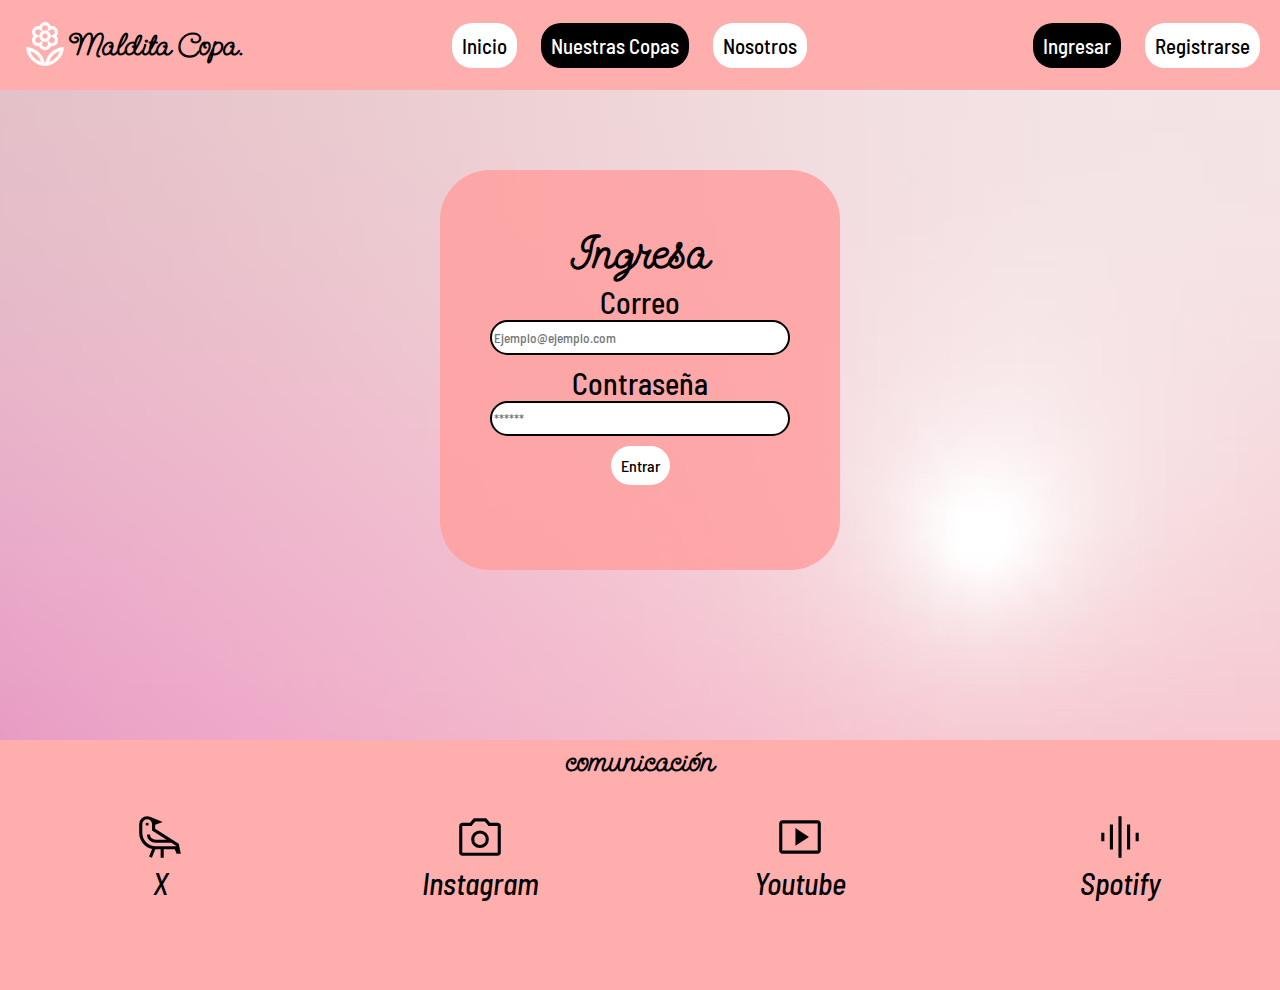
<file: paginas/ingresar/index.html>
<!DOCTYPE html>
<html lang="en">
<head>
    <meta charset="UTF-8">
    <meta name="viewport" content="width=device-width, initial-scale=1.0">
    <title>ingresar</title>

    <link rel="stylesheet" href="/paginas/ingresar/detalle/style.css">

    <link rel="stylesheet" href="https://fonts.googleapis.com/css2?family=Material+Symbols+Outlined:opsz,wght,FILL,GRAD@24,400,0,0" />


</head>
<body>
    <header>
        <span class="titulo"><i class="material-symbols-outlined icono">local_florist</i>Maldita Copa.</span>
        <nav>
            <a class="registro" href="/index.html">Inicio</a>
            <a class="ingresar" href="">Nuestras Copas</a>
            <a class="registro" href="/paginas/nosotros/index.html">Nosotros</a>
        </nav>
        <nav>
            <a class="ingresar" href="#">Ingresar</a>
            <a class="registro" href="/paginas/registrarse/index.html">Registrarse</a>
        </nav>
    </header>

    <div>
        <section>
            <h2 class="encabezado ">Ingresa</h2>
            <p class="letra">Correo</p>
            <input class="radio separar" type="email" name="correo" placeholder="Ejemplo@ejemplo.com" required>
            <p class="letra">Contraseña</p>
            <input class="radio separar" type="password" name="contraseña" placeholder="******" required>
            <a class="registro" href="">Entrar</a>
        </section>
    </div>
    <footer>
        <section>
            <h3>comunicación</h3>
            <section class="pie">
                <section class="cajon">
                    <a href=""><i class="material-symbols-outlined icono_foo">raven</i></a>
                    <p class="tamaño">X</p>
                </section>
                <section class="cajon">
                    <a href=""><i class="material-symbols-outlined icono_foo">photo_camera</i></a>
                    <p class="tamaño">Instagram</p>
                </section>
                <section class="cajon">
                    <a href=""><i class="material-symbols-outlined icono_foo">smart_display</i></a>
                    <p class="tamaño">Youtube</p>
                </section>
                <section class="cajon">
                    <a href=""><i class="material-symbols-outlined icono_foo">graphic_eq</i></a>
                    <p class="tamaño">Spotify</p>
                </section>
            </section>
        </section>
    </footer>
</body>
</html>
</file>
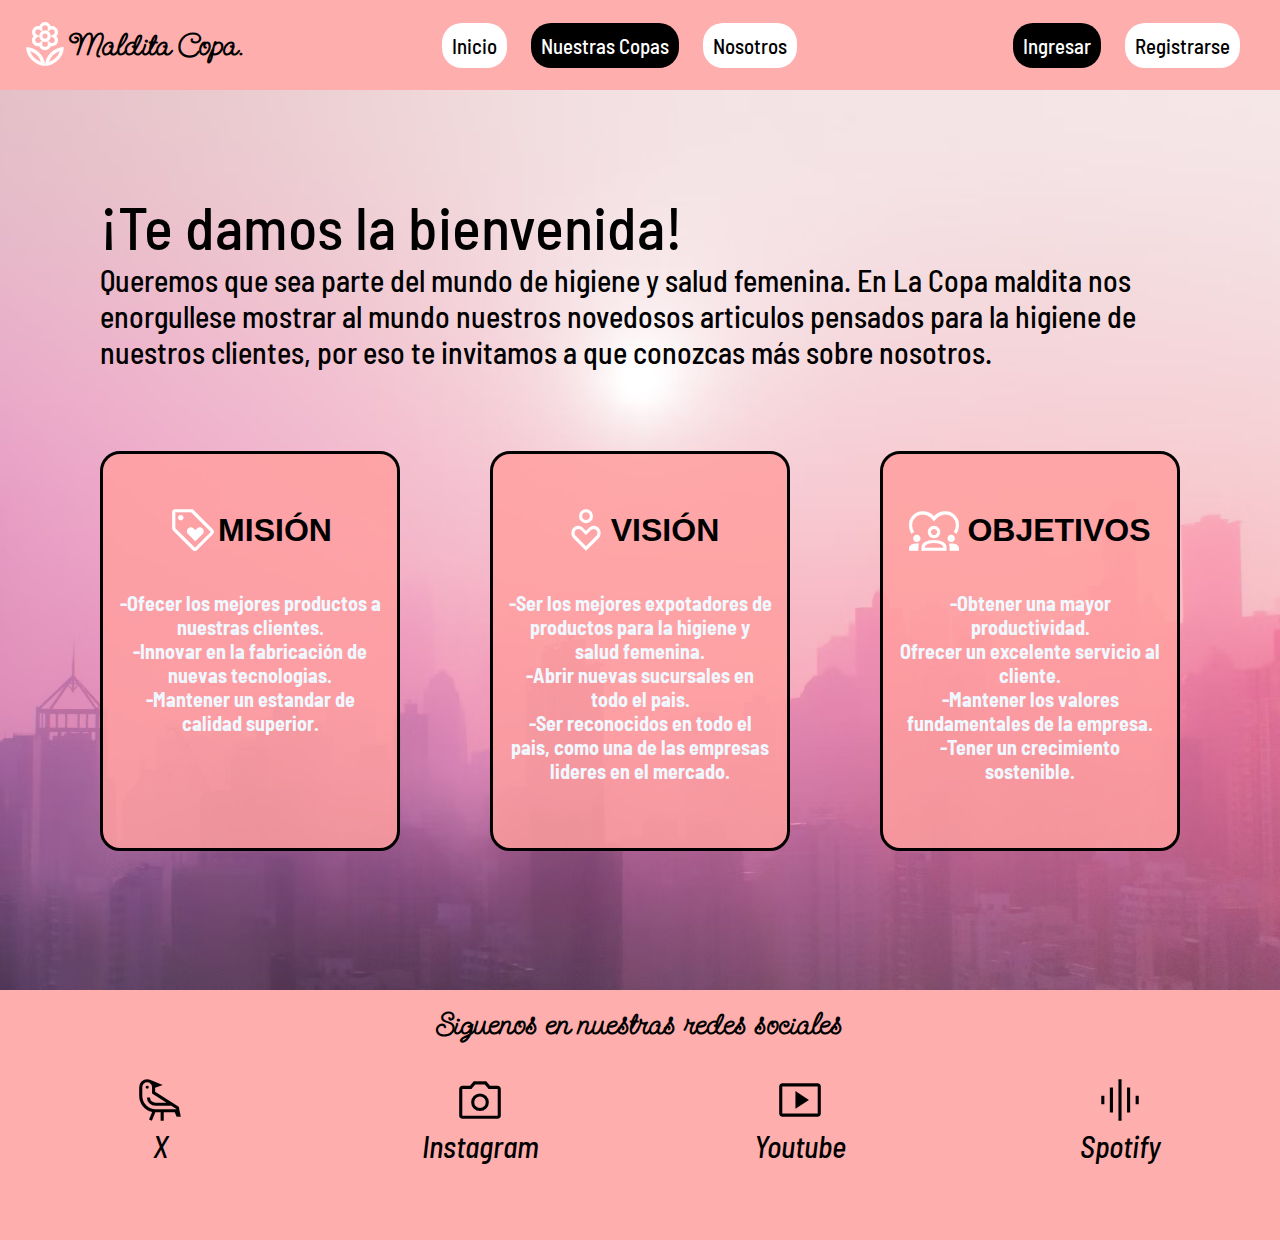
<file: paginas/nosotros/index.html>
<!DOCTYPE html>
<html lang="es">
  <head>
    <meta charset="UTF-8" />
    <meta name="viewport" content="width=device-width, initial-scale=1.0" />
    <title>Nosotros</title>
    <link rel="stylesheet" href="/paginas/nosotros/detalle/style.css" />
    <link
      rel="stylesheet"
      href="https://fonts.googleapis.com/css2?family=Material+Symbols+Outlined:opsz,wght,FILL,GRAD@24,400,0,0"
    />
    <link
      rel="stylesheet"
      href="https://fonts.googleapis.com/css2?family=Material+Symbols+Outlined:opsz,wght,FILL,GRAD@20..48,100..700,0..1,-50..200"
    />
    <link
      rel="stylesheet"
      href="https://fonts.googleapis.com/css2?family=Material+Symbols+Outlined:opsz,wght,FILL,GRAD@24,400,0,0"
    />
    <link
      rel="stylesheet"
      href="https://fonts.googleapis.com/css2?family=Material+Symbols+Outlined:opsz,wght,FILL,GRAD@24,400,0,0"
    />
  </head>

  <body>
    <header>
      <span class="titulo"
        ><i class="material-symbols-outlined icono">local_florist</i>Maldita
        Copa.</span
      >
      <nav>
        <a class="registro" href="/index.html">Inicio</a>
        <a class="ingresar" href="">Nuestras Copas</a>
        <a class="registro" href="#">Nosotros</a>
      </nav>
      <nav>
        <a class="ingresar" href="/paginas/ingresar/index.html">Ingresar</a>
        <a class="registro" href="/paginas/registrarse/index.html"
          >Registrarse</a
        >
      </nav>
    </header>
    <div class="bienvenida">
      <h1>¡Te damos la bienvenida!</h1>
      <p>
        Queremos que sea parte del mundo de higiene y salud femenina. En La Copa
        maldita nos enorgullese mostrar al mundo nuestros novedosos articulos
        pensados para la higiene de nuestros clientes, por eso te invitamos a
        que conozcas más sobre nosotros.
      </p>

      <section>
        <div class="info">
          <div class="caja">
            <br />
            <span class="tituloP"
              ><i class="material-symbols-outlined icono">loyalty</i
              >MISIÓN</span
            >
            <br />
            <p class="parrafo">
              -Ofecer los mejores productos a nuestras clientes.<br />-Innovar
              en la fabricación de nuevas tecnologias.<br />-Mantener un
              estandar de calidad superior.<br />
            </p>
          </div>
          <div class="caja">
            <br />
            <span class="tituloP"
              ><i class="material-symbols-outlined icono">digital_wellbeing</i
              >VISIÓN</span
            >
            <br />
            <p class="parrafo">
              -Ser los mejores expotadores de productos para la higiene y salud
              femenina.<br />-Abrir nuevas sucursales en todo el pais.<br />-Ser
              reconocidos en todo el pais, como una de las empresas lideres en
              el mercado.
            </p>
          </div>
          <div class="caja">
            <br />
            <span class="tituloP"
              ><i class="material-symbols-outlined icono2">diversity_1</i
              >OBJETIVOS</span
            >
            <br />
            <p class="parrafo">
              -Obtener una mayor productividad.<br />Ofrecer un excelente
              servicio al cliente.<br />-Mantener los valores fundamentales de
              la empresa.<br />-Tener un crecimiento sostenible.
            </p>
          </div>
        </div>
      </section>
    </div>
    <footer>
      <section>
        <h3 style="padding-top: 1%">Siguenos en nuestras redes sociales</h3>
        <section class="pie">
          <section class="cajon">
            <a href=""
              ><i class="material-symbols-outlined icono_foo">raven</i></a
            >
            <p class="tamaño">X</p>
          </section>
          <section class="cajon">
            <a href=""
              ><i class="material-symbols-outlined icono_foo"
                >photo_camera</i
              ></a
            >
            <p class="tamaño">Instagram</p>
          </section>
          <section class="cajon">
            <a href=""
              ><i class="material-symbols-outlined icono_foo"
                >smart_display</i
              ></a
            >
            <p class="tamaño">Youtube</p>
          </section>
          <section class="cajon">
            <a href=""
              ><i class="material-symbols-outlined icono_foo">graphic_eq</i></a
            >
            <p class="tamaño">Spotify</p>
          </section>
        </section>
      </section>
    </footer>
  </body>
</html>
</file>
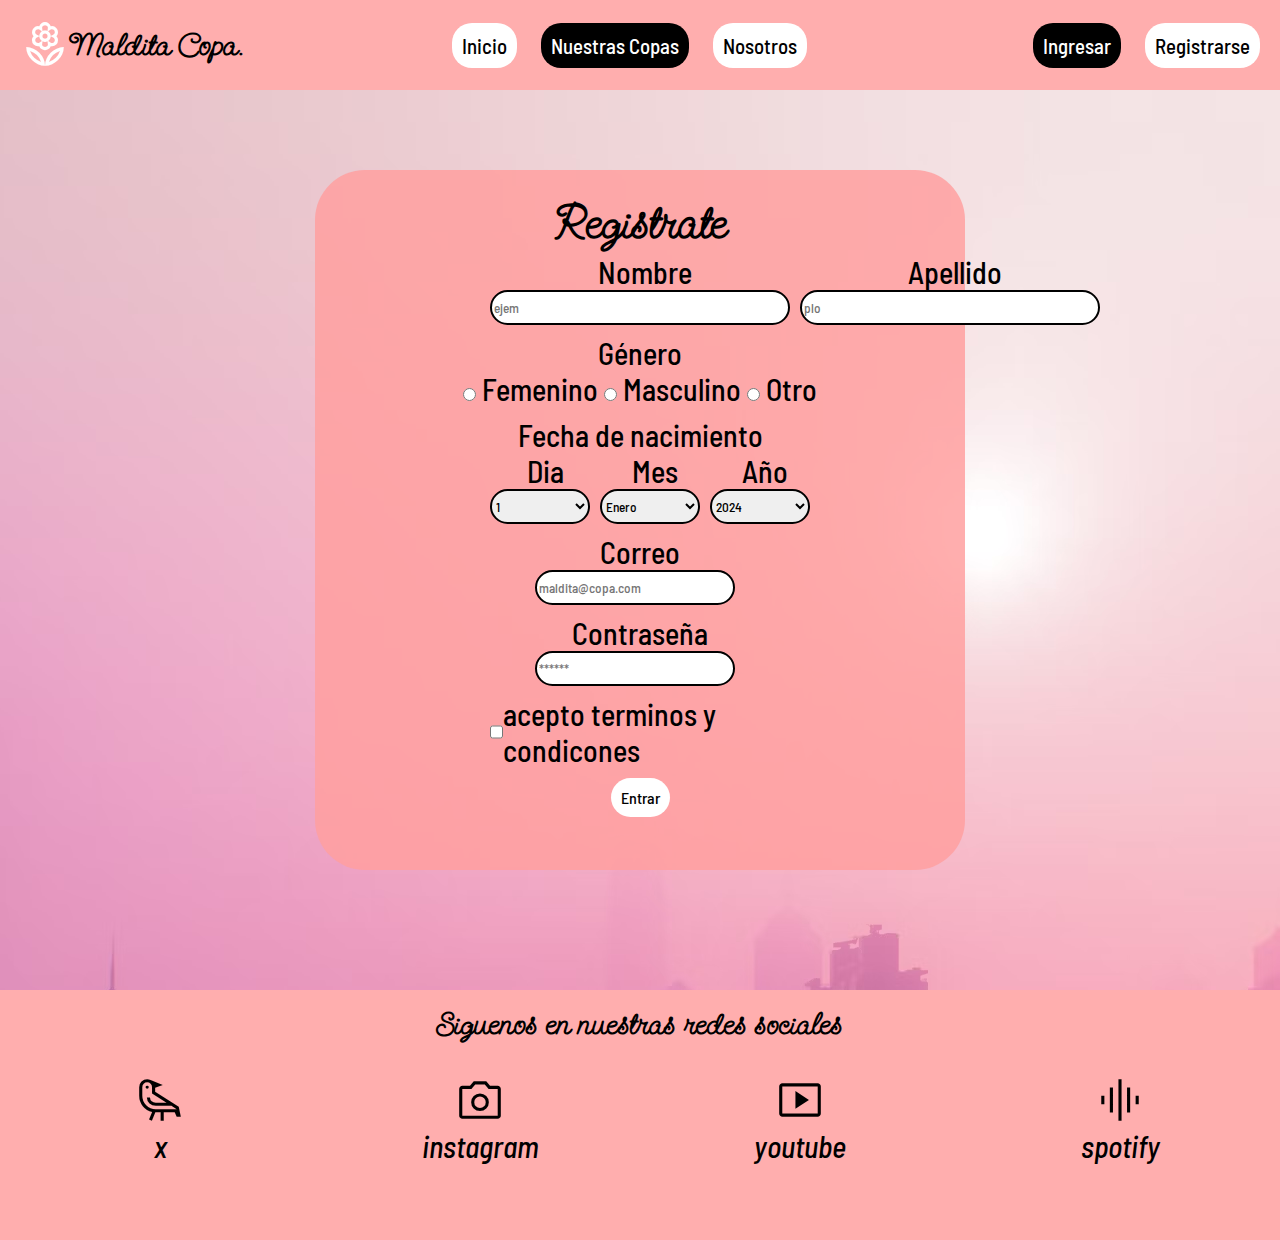
<file: paginas/registrarse/index.html>
<!DOCTYPE html>
<html lang="en">
<head>
    <meta charset="UTF-8">
    <meta name="viewport" content="width=device-width, initial-scale=1.0">
    <title>Regirtar</title>

    <link rel="stylesheet" href="/paginas/registrarse/detalle/style.css">

    <link rel="stylesheet" href="https://fonts.googleapis.com/css2?family=Material+Symbols+Outlined:opsz,wght,FILL,GRAD@24,400,0,0" />


</head>
<body>
    <header>
        <span class="titulo"><i class="material-symbols-outlined icono">local_florist</i>Maldita Copa.</span>
        <nav>
            <a class="registro" href="/index.html">Inicio</a>
            <a class="ingresar" href="">Nuestras Copas</a>
            <a class="registro" href="/paginas/nosotros/index.html">Nosotros</a>
        </nav>
        <nav>
            <a class="ingresar" href="/paginas/ingresar/index.html">Ingresar</a>
            <a class="registro" href="#">Registrarse</a>
        </nav>
    </header>

    <div>
        <section class="menu">
            <h2 class="encabezado">Registrate</h2>
            <section class="flex separar">
                <label class="letra">
                    Nombre
                    <input class="radio" type="" name="nombre" placeholder="ejem">
                </label>
                <label class="letra">
                    Apellido
                    <input class="radio" type="" name="apellido" placeholder="plo">
                </label>
            </section>
           <p class="letra">Género</p>
           <label class="separar letra_genero" for="mujer">
               <input type="radio" name="genero" value="femenino" id="mujer"> Femenino
               
               <input type="radio" name="genero" value="masculino"> Masculino
               
               <input type="radio" name="genero" value="otros"> Otro
           </label>
            <p class="letra">Fecha de nacimiento</p>
            <section class="flex separar">                
                <label class="letra" for="dia">
                    <p>Dia</p>
                    <select class="radio_fecha" name="dia" id="dia">
                        <option value="">1</option>
                        <option value="">2</option>
                        <option value="">3</option>
                        <option value="">4</option>
                        <option value="">5</option>
                        <option value="">6</option>
                        <option value="">7</option>
                        <option value="">8</option>
                        <option value="">9</option>
                        <option value="">10</option>
                        <option value="">11</option>
                        <option value="">12</option>
                        <option value="">13</option>
                        <option value="">14</option>
                        <option value="">15</option>
                        <option value="">16</option>
                        <option value="">17</option>
                        <option value="">18</option>
                        <option value="">19</option>
                        <option value="">20</option>
                        <option value="">21</option>
                        <option value="">22</option>
                        <option value="">23</option>
                        <option value="">24</option>
                        <option value="">25</option>
                        <option value="">26</option>
                        <option value="">27</option>
                        <option value="">28</option>
                        <option value="">29</option>
                        <option value="">30</option>
                        <option value="">31</option>
                    </select>
                </label>
                <label class="letra" for="mes">
                    <p>Mes</p>
                    <select class="radio_fecha" name="mes" id="mes">
                        <option value="ene">Enero</option>
                        <option value="Feb">Febrero</option>
                        <option value="mar">Marzo</option>
                        <option value="">Abril</option>
                        <option value="">Mayo</option>
                        <option value="">Junio</option>
                        <option value="">Julio</option>
                        <option value="">Agosto</option>
                        <option value="">Septiembre</option>
                        <option value="">Octubre</option>
                        <option value="">Noviembre</option>
                        <option value="">Diciembre</option>
                    </select>
                </label>
                <label class="letra" for="año">
                    <p>Año</p>
                    <select class="radio_fecha" name="año" id="año">
                        <option value="2024">2024</option>
                        <option value="2023">2023</option>
                        <option value="2022">2022</option>
                        <option value="2021">2021</option>
                        <option value="2020">2020</option>
                        <option value="2019">2019</option>
                        <option value="2018">2018</option>
                        <option value="2017">2017</option>
                        <option value="2016">2016</option>
                        <option value="2015">2015</option>
                        <option value="2014">2014</option>
                        <option value="2013">2013</option>
                        <option value="2012">2012</option>
                        <option value="2011">2011</option>
                        <option value="2010">2010</option>
                        <option value="2009">2009</option>
                        <option value="2008">2008</option>
                        <option value="2007">2007</option>
                        <option value="2006">2006</option>
                        <option value="2005">2005</option>
                        <option value="2004">2004</option>
                        <option value="2003">2003</option>
                        <option value="2002">2002</option>
                        <option value="2001">2001</option>
                        <option value="2000">2000</option>
                        <option value="1999">1999</option>
                        <option value="1998">1998</option>
                        <option value="1997">1997</option>
                        <option value="1996">1996</option>
                        <option value="1995">1995</option>
                        <option value="1994">1994</option>
                        <option value="1993">1993</option>
                        <option value="1992">1992</option>
                        <option value="1991">1991</option>
                        <option value="1990">1990</option>
                        <option value="1989">1989</option>
                        <option value="1988">1988</option>
                        <option value="1987">1987</option>
                        <option value="1986">1986</option>
                        <option value="1985">1985</option>
                        <option value="1984">1984</option>
                        <option value="1983">1983</option>
                        <option value="1982">1982</option>
                        <option value="1981">1981</option>
                        <option value="1980">1980</option>                        
                    </select>
                </label>
            </section>
            <p class="letra">Correo</p>
            <input class="radio separar ancho" type="email" name="correo" placeholder="maldita@copa.com">
            <p class="letra">Contraseña</p>
            <input class="radio separar ancho" type="password" name="contraseña" placeholder="******">
            <label class="flex separar" for="con">
                <input type="checkbox">
                <p class="letra">acepto terminos y condicones</p>
            </label>
            <a class="registro" href="#">Entrar</a>
        </section>
    </div>
    <footer>
        <section>
            <h3 style="padding-top: 1%;">Siguenos en nuestras redes sociales</h3>
            <section class="pie">
                <section class="cajon">
                    <a href=""><i class="material-symbols-outlined icono_foo">raven</i></a>
                    <p class="tamaño">x</p>
                </section>
                <section class="cajon">
                    <a href=""><i class="material-symbols-outlined icono_foo">photo_camera</i></a>
                    <p class="tamaño">instagram</p>
                </section>
                <section class="cajon">
                    <a href=""><i class="material-symbols-outlined icono_foo">smart_display</i></a>
                    <p class="tamaño">youtube</p>
                </section>
                <section class="cajon">
                    <a href=""><i class="material-symbols-outlined icono_foo">graphic_eq</i></a>
                    <p class="tamaño">spotify</p>
                </section>
            </section>
        </section>
    </footer>
</body>
</html>
</file>
<file: paginas/ingresar/detalle/style.css>
@import url('https://fonts.googleapis.com/css2?family=Barlow+Semi+Condensed:ital,wght@0,100;0,200;0,300;0,400;0,500;0,600;0,700;0,800;0,900;1,100;1,200;1,300;1,400;1,500;1,600;1,700;1,800;1,900&family=Kode+Mono:wght@400..700&family=Merriweather:ital,wght@0,300;0,400;0,700;0,900;1,300;1,400;1,700;1,900&family=Rubik:ital,wght@0,300..900;1,300..900&display=swap');

@import url('https://fonts.googleapis.com/css2?family=Barlow+Semi+Condensed:ital,wght@0,100;0,200;0,300;0,400;0,500;0,600;0,700;0,800;0,900;1,100;1,200;1,300;1,400;1,500;1,600;1,700;1,800;1,900&family=Kode+Mono:wght@400..700&family=Merriweather:ital,wght@0,300;0,400;0,700;0,900;1,300;1,400;1,700;1,900&family=Rubik:ital,wght@0,300..900;1,300..900&family=Send+Flowers&display=swap');

*{
    margin: 0px;
    box-sizing: border-box;
    font-family: "Barlow Semi Condensed", sans-serif;
    font-weight: 500;
    font-style: normal;
}

header{
    align-items: center;
    display: flex;
    justify-content: space-between;
    background-color: rgba(255, 159, 159, 0.842);
    padding: 20px 20px;
    font-size: 1.3rem;
    font-weight: bold !important;
}

.ingresar{
    margin-right: 20px;
    margin-left: 20px;
    text-decoration: none;
    color: white;
    background-color: black;
    padding: 10px 10px;
    border-radius: 20px;
}

.registro{
    text-decoration: none;
    color: black;
    background-color: white;
    padding: 10px 10px;
    border-radius: 20px;
}

.icono{
    color: white;
    font-size: 50px !important;
}

.titulo{
    display: flex;
    align-items: center;
    font-size: 2.0rem;
    font-family: "Send Flowers", cursive;
    font-weight: bold;
}

.encabezado {
    display: flex;
    align-items: center;
    font-size: 3rem;
    font-family: "Send Flowers", cursive;
    font-weight: bold;
}

div{
    background-image: url(/imagen/fondo.avif);
    height: 650px;
    display: flex;
    justify-content: space-around;
}

div section{
    display: flex;
    flex-direction: column;
    align-items: center;
    margin-top: 5.0rem;
    background-color: rgba(255, 159, 159, 0.842);
    padding: 50px 50px;
    height: 400px;
    border-radius: 50px;
}

.radio{
    border-radius: 30px;
    border: 2px solid;
    width: 300px;
    height: 35px;
}

.letra{
    font-size: 30px;
}

.separar{
    margin-bottom: 10px;
}

.pie{
    display: flex;
    justify-content: space-around;
}

.cajon{
    width: 100px;
    height: 150px;
    display: flex;
    flex-direction: column;
    margin-top: 30px;
    align-items: center;
}

.tamaño{
    font-size: 30px;
    font-style: oblique;
}

.icono_foo{
    font-size: 50px !important;
    color: black;
}

footer{
    height: 250px;
    background-color: rgba(255, 159, 159, 0.842);
}

footer h3{
    display: flex;
    justify-content: center;
    font-family: "Send Flowers", cursive;
    font-size: 2.0rem;
    font-weight: bold;
}
</file>
<file: paginas/nosotros/detalle/style.css>
@import url('https://fonts.googleapis.com/css2?family=Barlow+Semi+Condensed:ital,wght@0,100;0,200;0,300;0,400;0,500;0,600;0,700;0,800;0,900;1,100;1,200;1,300;1,400;1,500;1,600;1,700;1,800;1,900&family=Send+Flowers&display=swap');
@import url('https://fonts.googleapis.com/css2?family=Barlow+Semi+Condensed:ital,wght@0,100;0,200;0,300;0,400;0,500;0,600;0,700;0,800;0,900;1,100;1,200;1,300;1,400;1,500;1,600;1,700;1,800;1,900&family=Send+Flowers&display=swap');

*{
    margin: 0px;
    box-sizing: border-box;
    font-family: "Barlow Semi Condensed", sans-serif;
    font-weight: 500;
    font-style: normal;
}

header{
    display: flex;
    align-items: center;
    justify-content: space-between;
    background-color: rgba(255, 159, 159, 0.842) !important;
    padding: 20px 20px;
    font-size: 1.3rem;
    font-weight: bold !important;
}
footer{
    height: 250px;
    background-color: rgba(255, 159, 159, 0.842) !important;
}

footer h3{
    display: flex;
    justify-content: center;
    font-family: "Send Flowers", cursive;
    font-size: 2.0rem;
    font-weight: bold;
}

.ingresar{
    margin-right: 20px;
    text-decoration: none;
    color: white;
    background-color: black;
    padding: 10px 10px;
    border-radius: 20px;
}

.registro{
    margin-right: 20px;
    text-decoration: none;
    color: black;
    background-color: white;
    padding: 10px 10px;
    border-radius: 20px;
}

.icono{
    color: white;
    font-size: 50px !important;
}

.icono2 {
    color: white;
    font-size: 50px !important;
    margin-right: 3%;
}
.titulo{
    display: flex;
    align-items: center;
    font-size: 2.0rem;
    font-family: "Send Flowers", cursive;
    font-weight: bold;
}

.tituloP{
    display: flex;
    align-items: center;
    font-size: 2.0rem;
    font-family:Arial, Helvetica, sans-serif;
    font-weight: bold;
    justify-content: center;
}

.bienvenida{
    background-image: url('/imagen/fondo.avif');
    height: 900px;
    padding: 100px;
    font-size: 30px;
    background-size: cover;
    background-repeat: no-repeat;

}

.info{
    display: flex;
    justify-content: space-between;
    margin-top: 7.5%;
}

.caja{
    background-color:rgba(255, 159, 159, 0.842) !important;
    border-radius:  20px;
    width:  300px;
    height: 400px;
    display: flex;
    flex-direction: column;
    padding: 15px;
    border-color: black;
    border: 3px solid;
}

.parrafo{
    color: aliceblue;
    font-weight: bold;
    font-size: 20px;
    text-align: center !important;
}
.cajon{
    width: 100px;
    height: 150px;
    display: flex;
    flex-direction: column;
    margin-top: 30px;
    align-items: center;
}

.icono_foo{
    font-size: 50px !important;
    color: black;
}
.tamaño{
    font-size: 30px;
    font-style: oblique;
}
.pie{
    display: flex;
    justify-content: space-around;
}
</file>
<file: paginas/registrarse/detalle/style.css>
@import url('https://fonts.googleapis.com/css2?family=Barlow+Semi+Condensed:ital,wght@0,100;0,200;0,300;0,400;0,500;0,600;0,700;0,800;0,900;1,100;1,200;1,300;1,400;1,500;1,600;1,700;1,800;1,900&family=Kode+Mono:wght@400..700&family=Merriweather:ital,wght@0,300;0,400;0,700;0,900;1,300;1,400;1,700;1,900&family=Rubik:ital,wght@0,300..900;1,300..900&display=swap');

@import url('https://fonts.googleapis.com/css2?family=Barlow+Semi+Condensed:ital,wght@0,100;0,200;0,300;0,400;0,500;0,600;0,700;0,800;0,900;1,100;1,200;1,300;1,400;1,500;1,600;1,700;1,800;1,900&family=Kode+Mono:wght@400..700&family=Merriweather:ital,wght@0,300;0,400;0,700;0,900;1,300;1,400;1,700;1,900&family=Rubik:ital,wght@0,300..900;1,300..900&family=Send+Flowers&display=swap');

*{
    margin: 0px;
    box-sizing: border-box;
    font-family: "Barlow Semi Condensed", sans-serif;
    font-weight: 500;
    font-style: normal;
}

header{
    align-items: center;
    display: flex;
    justify-content: space-between;
    background-color:rgba(255, 159, 159, 0.842);
    padding: 20px 20px;
    font-size: 1.3rem;
    font-weight: bold !important;
}

div{
    background-image: url(/imagen/fondo.avif);
    height: 900px;
    display: flex;
    justify-content: space-around;
}

.ingresar{
    margin-right: 20px;
    margin-left: 20px;
    text-decoration: none;
    color: white;
    background-color: black;
    padding: 10px 10px;
    border-radius: 20px;
}

.registro{
    text-decoration: none;
    color: black;
    background-color: white;
    padding: 10px 10px;
    border-radius: 20px;
}

.icono{
    color: white;
    font-size: 50px !important;
}

.titulo{
    display: flex;
    align-items: center;
    font-size: 2.0rem;
    font-family: "Send Flowers", cursive;
    font-weight: bold;
}

.encabezado {
    display: flex;
    align-items: center;
    font-size: 3rem;
    font-family: "Send Flowers", cursive;
    font-weight: bold;
}

.menu{
    display: flex;
    flex-direction: column;
    align-items: center;
    margin-top: 5.0rem;
    background-color: rgba(255, 159, 159, 0.842);
    padding: 20px 20px;
    height: 700px;
    border-radius: 50px;
    width: 650px;
}

.flex{
    display: flex;
    justify-content: space-evenly;
    width: 300px;
}

.radio{
    border-radius: 30px;
    border: 2px solid;
    width: 300px;
    height: 35px;
    margin-right: 10px;
}

.radio_fecha{
    border-radius: 30px;
    border: 2px solid;
    width: 100px;
    height: 35px;
    margin-right: 10px;
}

.letra{
    display: flex;
    flex-direction: column;
    font-size: 30px;
    align-items: center;
}

.letra_genero{
    font-size: 30px;
    align-items: center;
}

.separar{
    margin-bottom: 10px;
}

.ancho{
    width: 200px;
}

.pie{
    display: flex;
    justify-content: space-around;
}

.cajon{
    width: 100px;
    height: 150px;
    display: flex;
    flex-direction: column;
    margin-top: 30px;
    align-items: center;
}

.tamaño{
    font-size: 30px;
    font-style: oblique;
}

.icono_foo{
    font-size: 50px !important;
    color: black;
}

footer{
    height: 250px;
    background-color: rgba(255, 159, 159, 0.842);
}

footer h3{
    display: flex;
    justify-content: center;
    font-family: "Send Flowers", cursive;
    font-size: 2.0rem;
    font-weight: bold;
}
</file>
